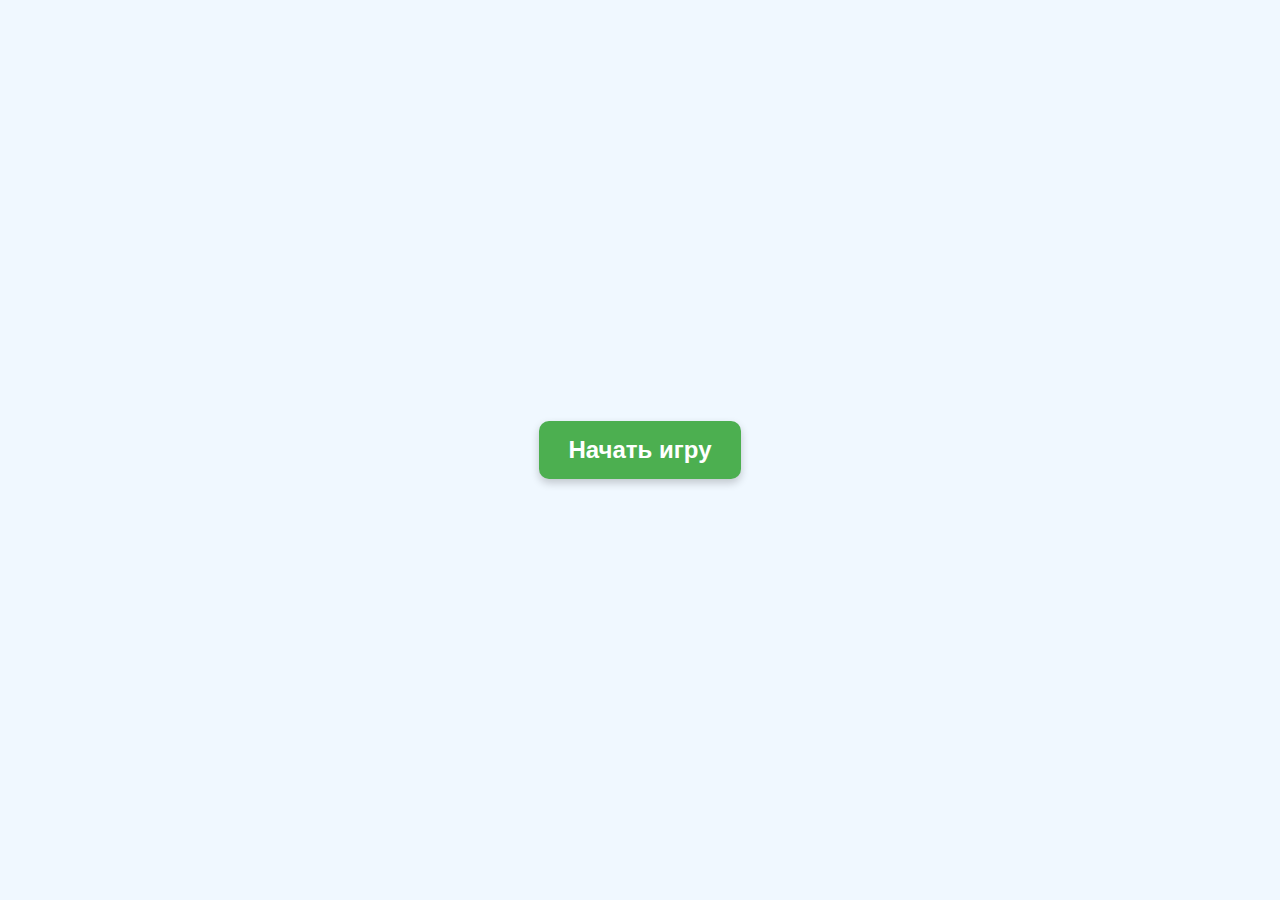
<file: bee/index.html>
<!DOCTYPE html>
<html lang="en">
<head>
  <meta charset="UTF-8">
  <meta name="viewport" content="width=device-width, initial-scale=1.0">
  <title>Bee Catcher Game</title>
  <link rel="stylesheet" href="styles.css">
</head>
<body>
  <div class="game-container">
    <div id="start-screen" class="start-screen">
      <button id="start-button" class="start-button">Начать игру</button>
    </div>
    
    <div id="rotation-message" class="rotation-message">
      <div class="rotate-icon">⟳</div>
      <p>Пожалуйста переверните телефон</p>
    </div>
    
    <div id="game-screen" class="game-screen">
      <div id="score-container" class="score-container">
        <span>Счет: </span><span id="score">0</span>
      </div>
      <div id="game-area" class="game-area"></div>
    </div>
  </div>
  
  <script src="script.js"></script>
</body>
</html>
</file>
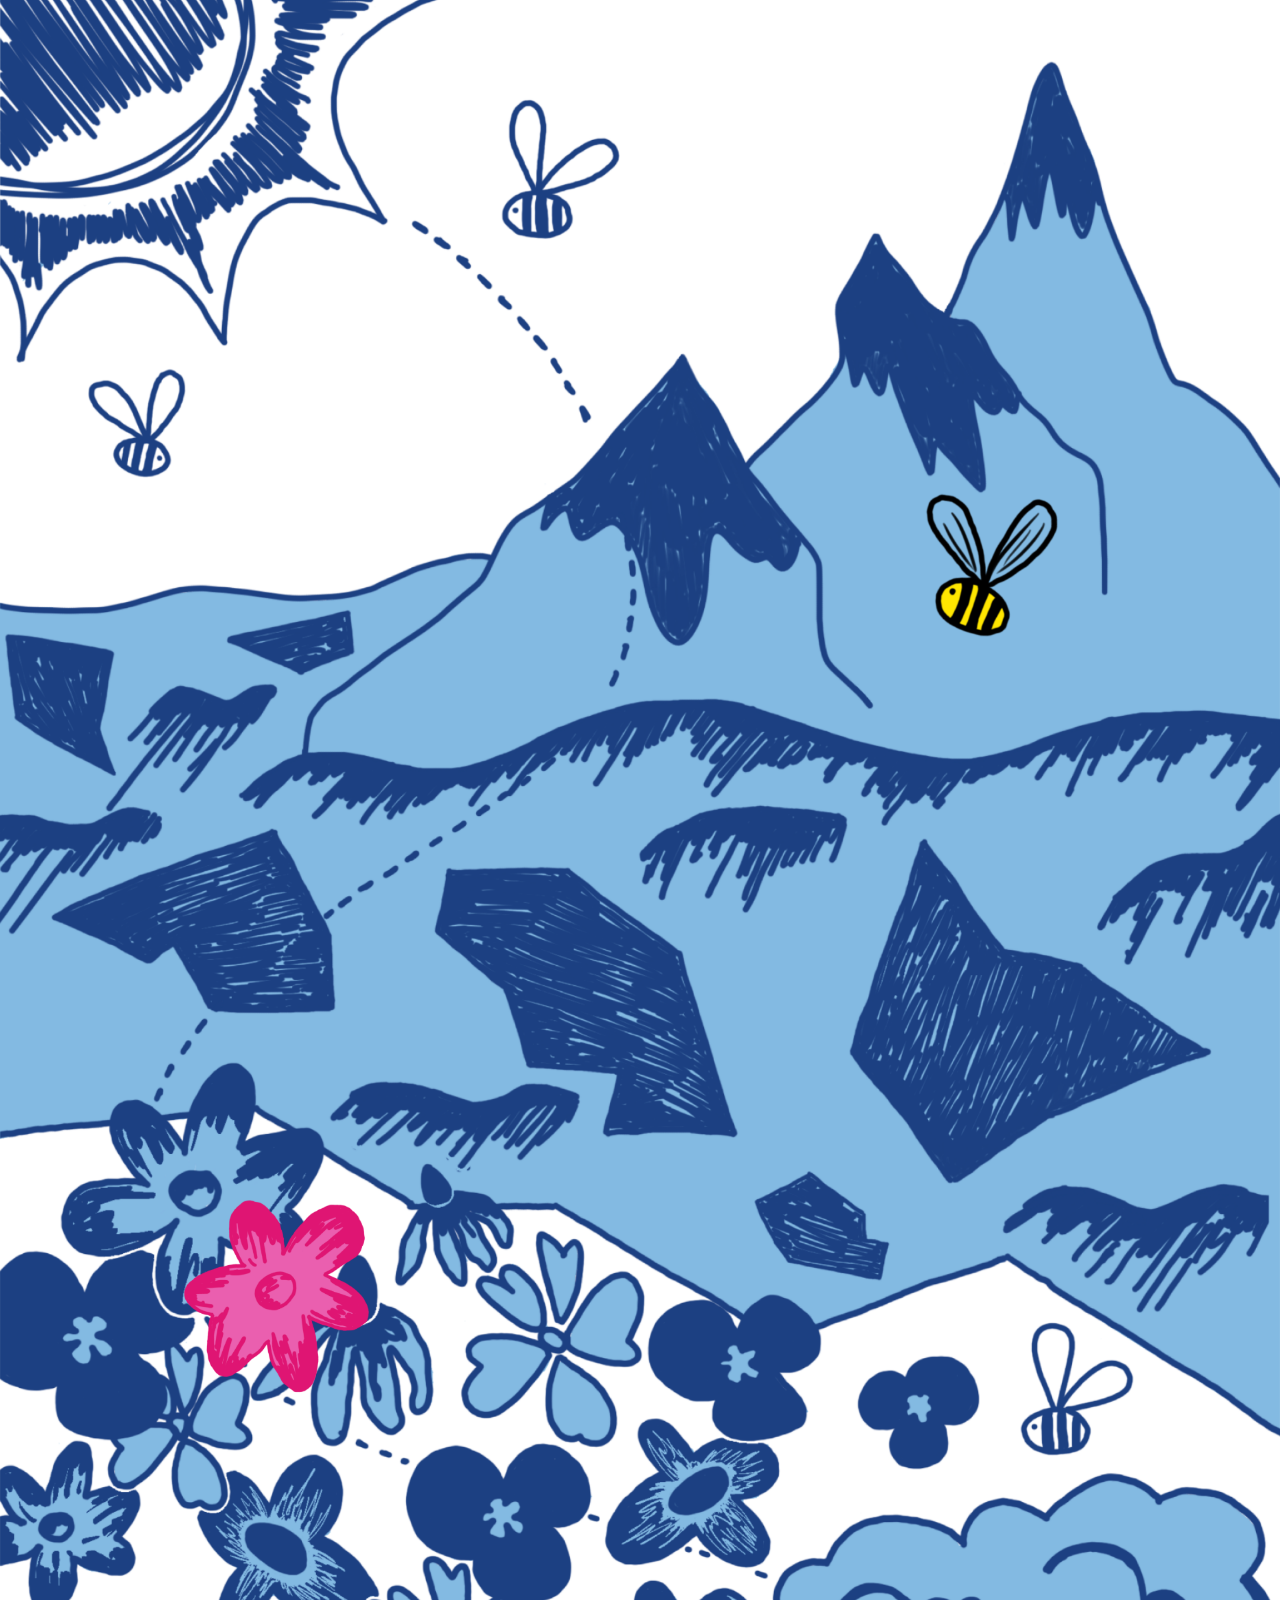
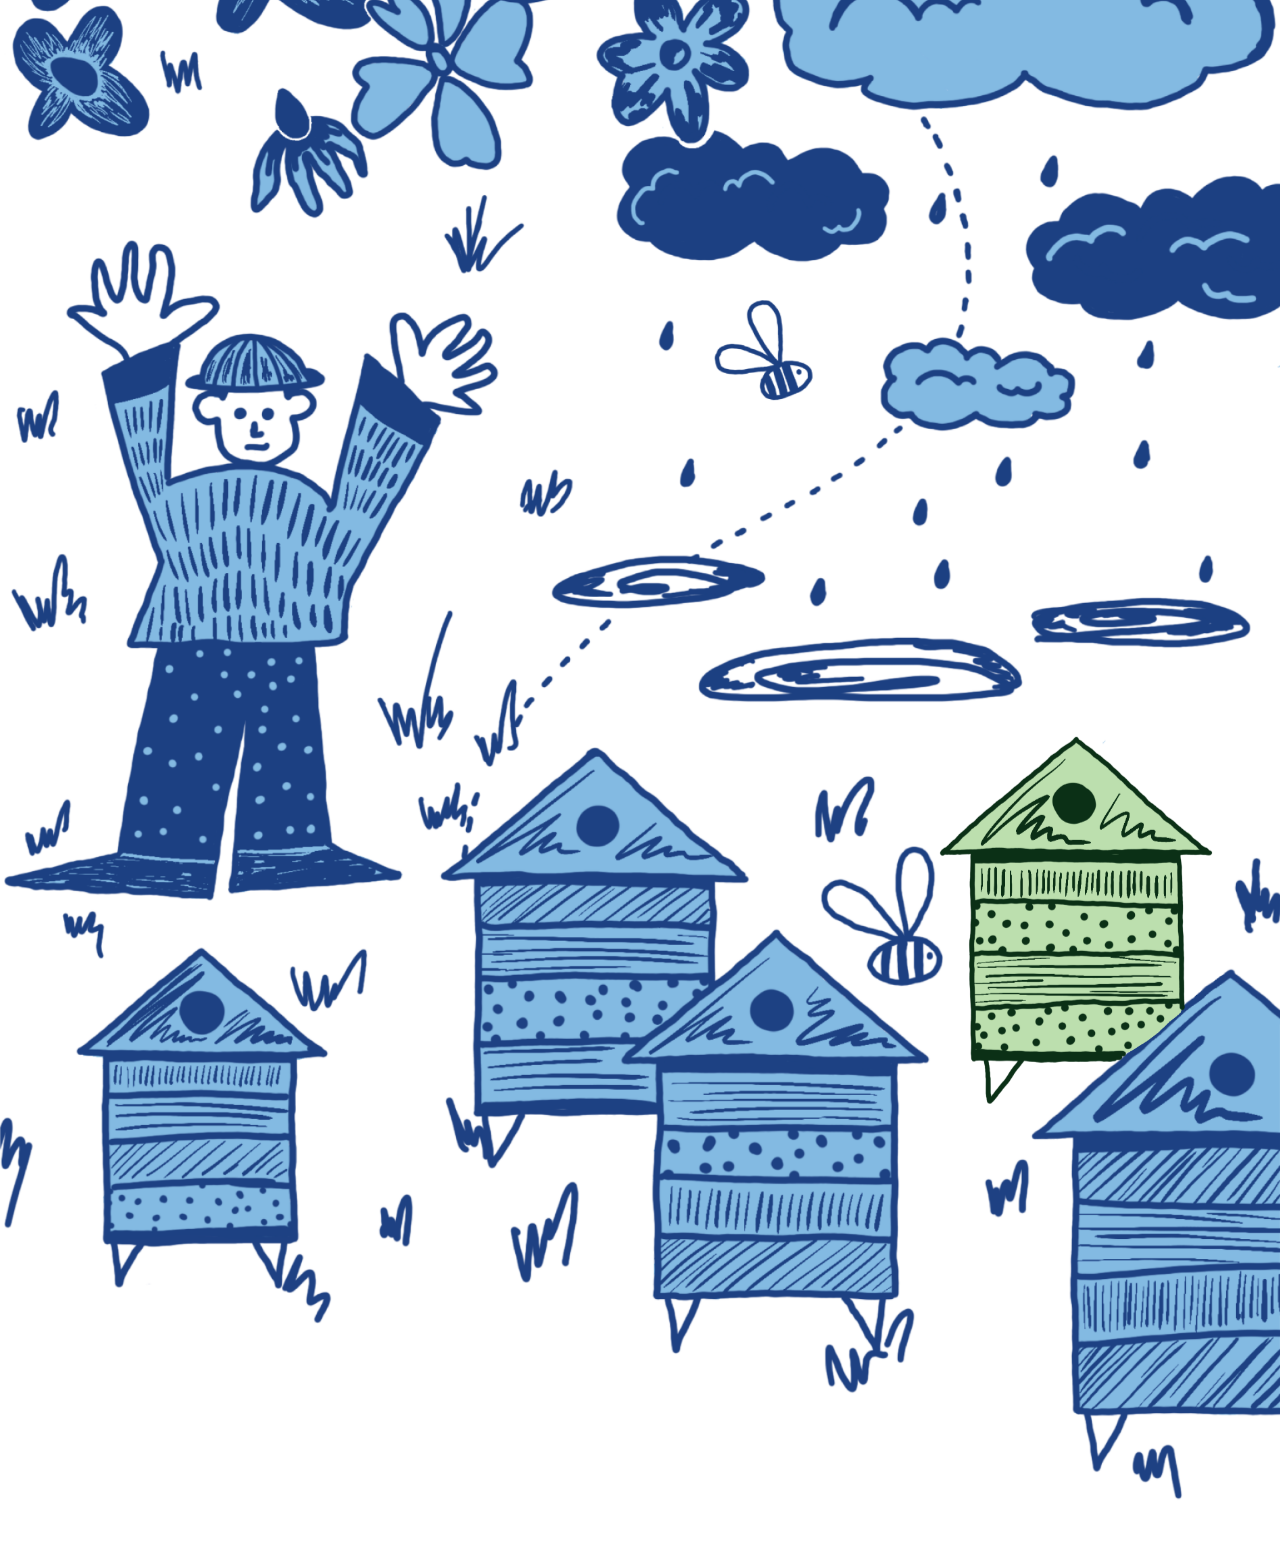
<file: games-list/index.html>
<!DOCTYPE html>
<html lang="en">
<head>
    <meta charset="UTF-8">
    <meta name="viewport" content="width=device-width, initial-scale=1.0">
    <title>Games List</title>
    <link rel="stylesheet" href="./styles.css">
    <link rel="stylesheet" href="./words-game/styles.css">
</head>
<body>
    <div id="bg-container">
        <img class="object" src="./images/bee-obj.png" alt="bee" id="obj1">
        <img class="object" src="./images/flower-obj.png" alt="flower" id="obj2">
        <img class="object" src="./images/hive-obj.png" alt="hive" id="obj3">

        <div class="modal-panels-container">
            <div class="row">
                <div class="modal disabled" id="modal1">
                    <div class="game-board" id="game-board"></div>
                </div>
            </div>
            <div class="row">
                <div class="modal disabled" id="modal2"></div>
            </div>
            <div class="row">
                <div class="modal disabled" id="modal3"></div>
            </div>
        </div>
    </div>

    <script src="./script.js"></script>
    <script src="./words-game/script.js"></script>
</body>
</html>
</file>
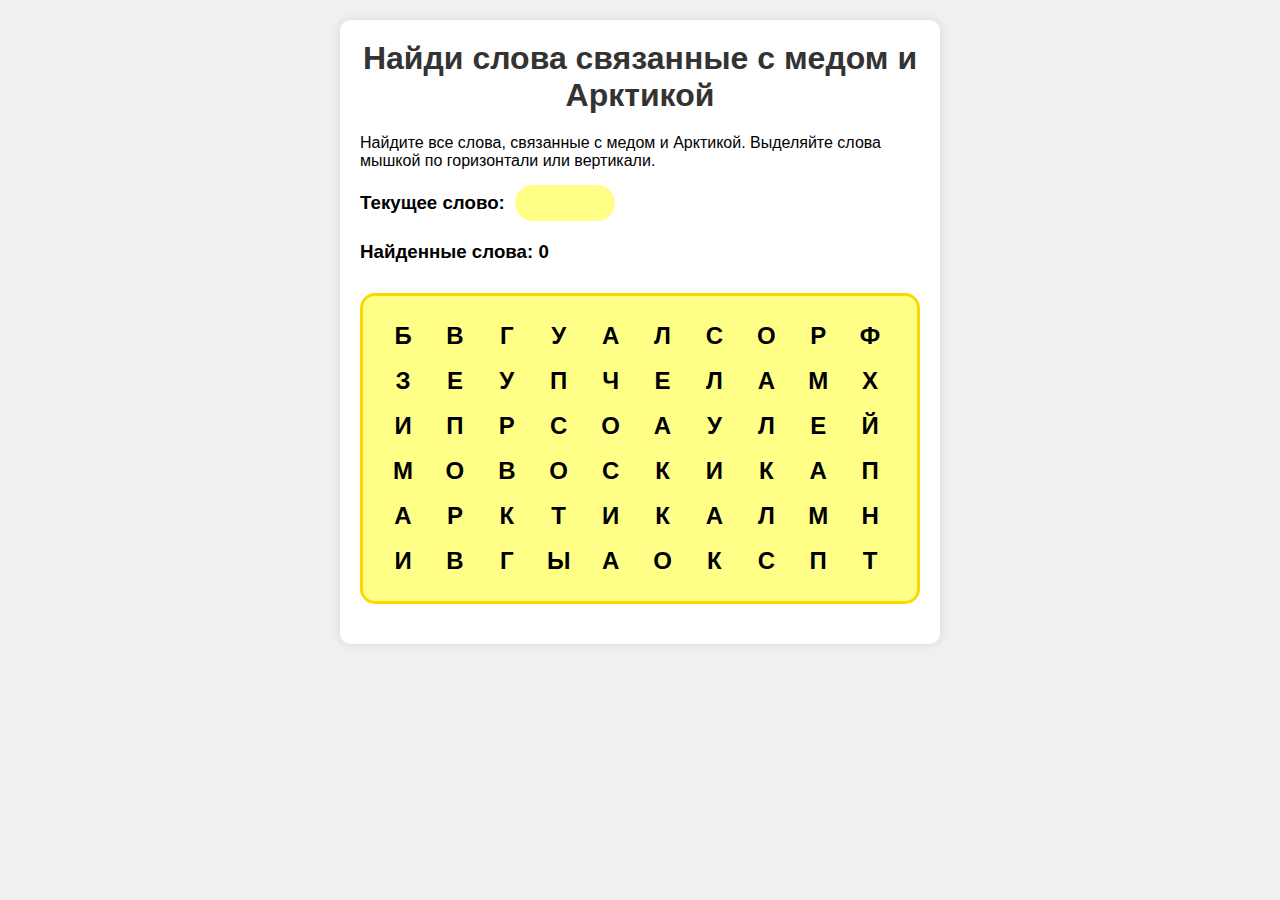
<file: words/index.html>
<!DOCTYPE html>
<html lang="ru">
<head>
    <meta charset="UTF-8">
    <meta name="viewport" content="width=device-width, initial-scale=1.0">
    <title></title>
    <link rel="stylesheet" href="styles.css">
</head>
<body>
    <div class="container">
        <h1>Найди слова связанные с медом и Арктикой</h1>
        <div class="game-info">
            <p>Найдите все слова, связанные с медом и Арктикой. Выделяйте слова мышкой по горизонтали или вертикали.</p>
            
            <div class="current-word-container">
                <h3>Текущее слово:</h3>
                <div id="current-word" class="current-word"></div>
            </div>
            
            <div class="words-found">
                <h3>Найденные слова: <span id="found-count">0</span></h3>
                <ul id="found-words-list"></ul>
            </div>
        </div>
        
        <div class="game-board" id="game-board">
        </div>
    </div>
    
    <script src="script.js"></script>
</body>
</html>
</file>
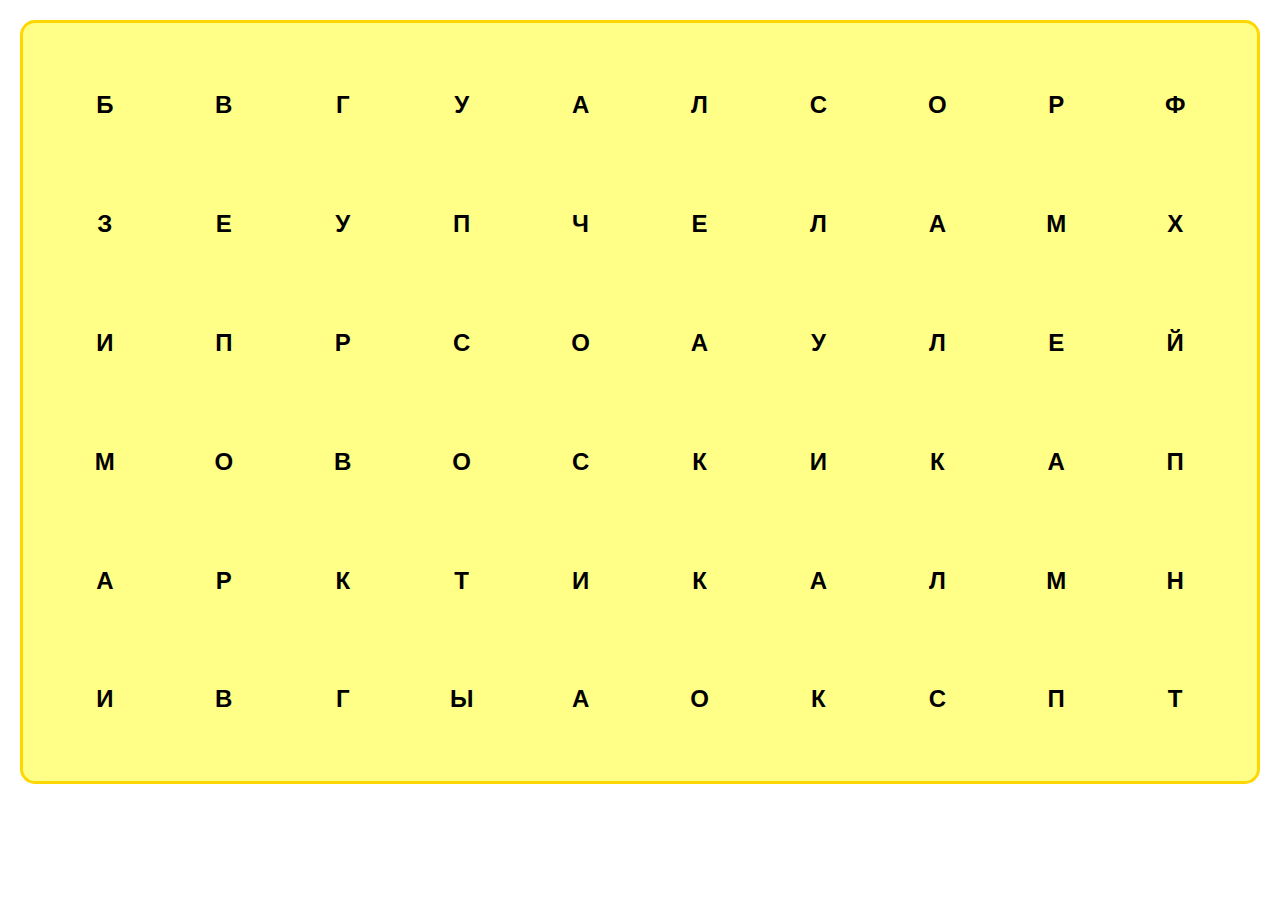
<file: games-list/words-game/index.html>
<!DOCTYPE html>
<html lang="ru">
<head>
    <meta charset="UTF-8">
    <meta name="viewport" content="width=device-width, initial-scale=1.0">
    <title></title>
    <link rel="stylesheet" href="styles.css">
</head>
<body>
    <div class="game-container">
        <div class="game-board" id="game-board"></div>
    </div>
    <script src="script.js"></script>
</body>
</html>
</file>
<file: bee/styles.css>
* {
  margin: 0;
  padding: 0;
  box-sizing: border-box;
}

body {
  font-family: "Arial", sans-serif;
  overflow: hidden;
  background-color: #87ceeb;
}

.game-container {
  position: relative;
  width: 100vw;
  height: 100vh;
  overflow: hidden;
}

/* Start screen */
.start-screen {
  position: absolute;
  top: 0;
  left: 0;
  width: 100%;
  height: 100%;
  display: flex;
  justify-content: center;
  align-items: center;
  background-color: #f0f8ff;
  z-index: 10;
}

.start-button {
  padding: 15px 30px;
  font-size: 24px;
  font-weight: bold;
  background-color: #4caf50;
  color: white;
  border: none;
  border-radius: 10px;
  cursor: pointer;
  box-shadow: 0 4px 8px rgba(0, 0, 0, 0.2);
  transition: transform 0.3s ease, background-color 0.3s ease;
}

.start-button:hover {
  transform: scale(1.05);
  background-color: #45a049;
}

.start-button:active {
  transform: scale(0.98);
}

/* Game screen */
.game-screen {
  position: absolute;
  top: 0;
  left: 0;
  width: 100%;
  height: 100%;
  display: none;
  background-image: linear-gradient(to bottom, #87ceeb, #e0f7fa);
}

.score-container {
  position: absolute;
  top: 10px;
  left: 10px;
  background-color: rgba(255, 255, 255, 0.8);
  padding: 10px 15px;
  border-radius: 20px;
  font-size: 20px;
  font-weight: bold;
  z-index: 2;
}

.game-area {
  width: 100%;
  height: 100%;
  position: relative;
}

/* Bee styling */
.bee {
  position: absolute;
  width: 50px;
  height: 50px;
  cursor: pointer;
  transition: transform 0.2s ease;
  z-index: 1;
}

.bee svg {
  width: 100%;
  height: 100%;
}

.bee:hover {
  transform: scale(1.1);
}

/* Bee disappearing animation */
@keyframes disappear {
  0% {
    opacity: 1;
    transform: scale(1);
  }
  50% {
    opacity: 0.5;
    transform: scale(1.5) rotate(180deg);
  }
  100% {
    opacity: 0;
    transform: scale(0);
  }
}

.disappearing {
  animation: disappear 0.5s forwards;
}

/* Добавить стили для экрана окончания игры */
.end-screen {
  position: absolute;
  top: 0;
  left: 0;
  width: 100%;
  height: 100%;
  display: flex;
  justify-content: center;
  align-items: center;
  background-color: rgba(0, 0, 0, 0.7);
  z-index: 20;
}

.end-message {
  background-color: white;
  padding: 30px;
  border-radius: 10px;
  text-align: center;
  box-shadow: 0 0 20px rgba(0, 0, 0, 0.5);
}

.end-message h1 {
  color: #4caf50;
  margin-bottom: 20px;
}

.end-message p {
  font-size: 18px;
  margin-bottom: 15px;
}

#restart-button {
  padding: 10px 20px;
  font-size: 18px;
  background-color: #4caf50;
  color: white;
  border: none;
  border-radius: 5px;
  cursor: pointer;
  margin-top: 10px;
  transition: background-color 0.3s;
}

#restart-button:hover {
  background-color: #45a049;
}

/* Добавить стили для цветов */
.flower {
  position: absolute;
  width: 40px;
  height: 40px;
  z-index: 0;
}

.flower svg {
  width: 100%;
  height: 100%;
}
</file>
<file: games-list/styles.css>
* {
    margin: 0;
    padding: 0;
    box-sizing: border-box;
    font-family: Arial, sans-serif;
}

#bg-container {
    background: url(./images/main-bg.png);
    background-size: 100% auto;
    background-repeat: no-repeat;

    position: relative;
}

.object {
    position: absolute;
    cursor: pointer;
    z-index: 1;
    -webkit-user-drag: none;
}

#obj1 {
    height: 5%;
    right: 17%;
    top: 15.5%;
}

#obj2 {
    height: 7%;
    left: 13.3%;
    top: 37.5%;
}

#obj3 {
    height: 12%;
    right: 5%;
    top: 73.8%;
}

.modal-panels-container {
    position: absolute;

    left: 0;
    right: 0;
    top: 0;
    bottom: 0;

    padding: 0 3%;

    display: flex;
    flex-direction: column;
    justify-content: center;
    gap: 10%;
}

.row {
    height: 15%;
    display: flex;
}

.row:nth-child(2n) {
    height: 15%;
    display: flex;
    justify-content: flex-end;
}

.modal {
    height: 100%;
    border-radius: 20px;
    background-color: white;
}

.disabled {
    display: none;
}
</file>
<file: games-list/words-game/styles.css>
* {
    margin: 0;
    padding: 0;
    box-sizing: border-box;
    font-family: Arial, sans-serif;
}

.game-container {
    width: 100%;
    max-width: calc(100vh * 16/9);
    padding: 20px;
}

.game-board {
    display: grid;
    grid-template-columns: repeat(10, 1fr);
    gap: 0.5vw;
    background-color: #FFFF88;
    padding: 2vw;
    border-radius: 15px;
    border: 3px solid #FFD700;
    aspect-ratio: 16/9;
}

.letter {
    width: 100%;
    height: 100%;
    aspect-ratio: 1;
    display: flex;
    align-items: center;
    justify-content: center;
    font-size: clamp(12px, 2.5vw, 24px);
    font-weight: bold;
    cursor: pointer;
    user-select: none;
    position: relative;
    transition: background-color 0.3s ease;
}

.letter.selected {
    background-color: rgba(255, 215, 0, 0.5);
}

.letter.found {
    background-color: rgba(0, 255, 0, 0.3);
}
</file>
<file: words/styles.css>
* {
    margin: 0;
    padding: 0;
    box-sizing: border-box;
    font-family: Arial, sans-serif;
}

body {
    background-color: #f0f0f0;
    padding: 20px;
}

.container {
    max-width: 600px;
    margin: 0 auto;
    background-color: white;
    padding: 20px;
    border-radius: 10px;
    box-shadow: 0 0 10px rgba(0, 0, 0, 0.1);
}

h1 {
    text-align: center;
    margin-bottom: 20px;
    color: #333;
}

.game-info {
    margin-bottom: 20px;
}

.current-word-container {
    margin: 15px 0;
    display: flex;
    align-items: center;
    gap: 10px;
}

.current-word {
    font-size: 24px;
    font-weight: bold;
    min-height: 36px;
    background-color: #FFFF88;
    padding: 5px 15px;
    border-radius: 18px;
    display: inline-block;
    min-width: 100px;
    text-align: center;
}

.game-board {
    display: grid;
    grid-template-columns: repeat(10, 1fr);
    gap: 5px;
    background-color: #FFFF88;
    padding: 20px;
    border-radius: 15px;
    border: 3px solid #FFD700;
    margin-bottom: 20px;
}

.letter {
    width: 40px;
    height: 40px;
    display: flex;
    align-items: center;
    justify-content: center;
    font-size: 24px;
    font-weight: bold;
    cursor: pointer;
    user-select: none;
    position: relative;
    transition: background-color 0.3s ease;
}

.letter.selected {
    background-color: rgba(255, 215, 0, 0.5);
}

.letter.found {
    background-color: rgba(0, 255, 0, 0.3);
}

.words-found {
    margin-top: 20px;
}

#found-words-list {
    list-style-type: none;
    display: flex;
    flex-wrap: wrap;
    gap: 10px;
    margin-top: 10px;
}

#found-words-list li {
    background-color: #FFD700;
    padding: 5px 10px;
    border-radius: 15px;
    color: #333;
}
</file>
